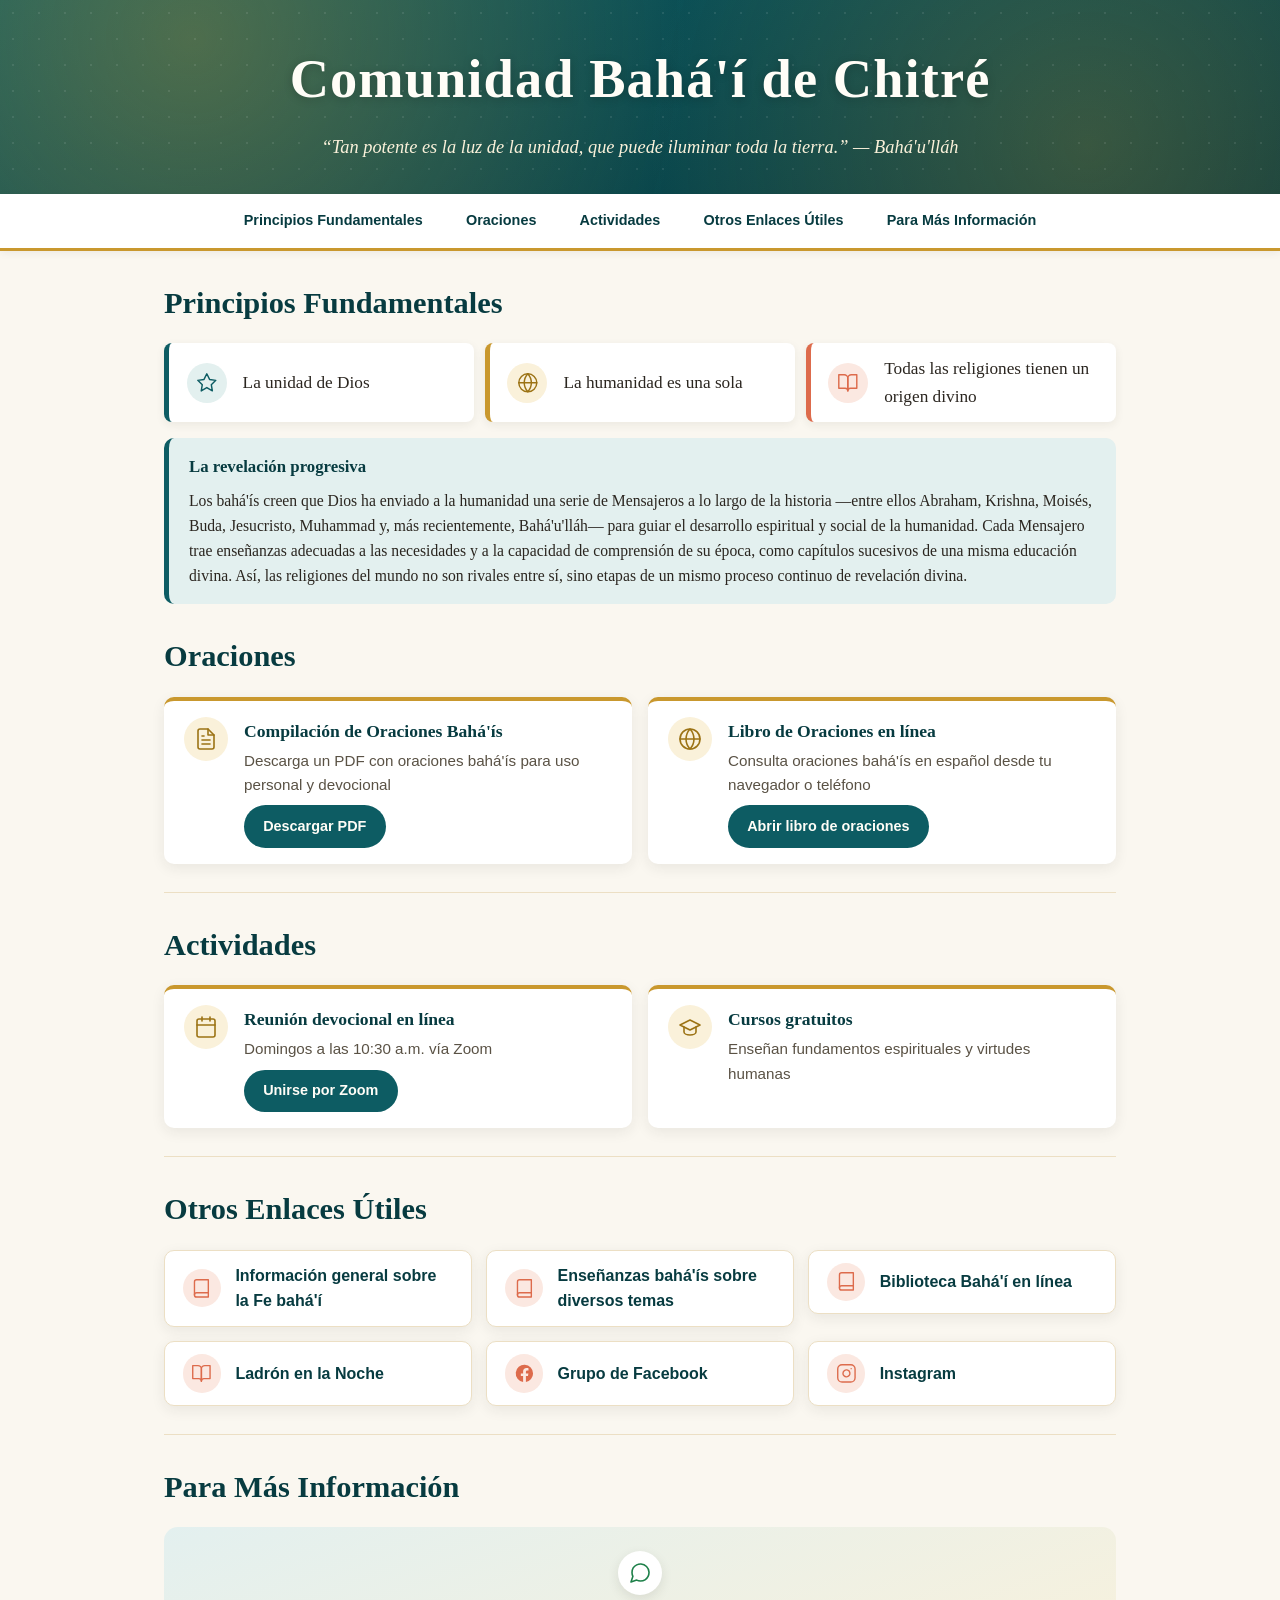
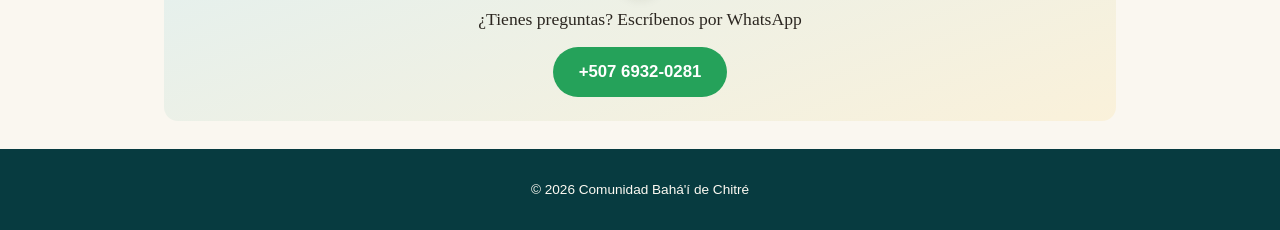
<file: chitre_bahais/index.html>
<!DOCTYPE html>
<html lang="es">
<head>
  <!-- Google tag (gtag.js) -->
  <script async src="https://www.googletagmanager.com/gtag/js?id=AW-993371317"></script>
  <script>
    window.dataLayer = window.dataLayer || [];
    function gtag(){dataLayer.push(arguments);}
    gtag('js', new Date());

    gtag('config', 'AW-993371317');
  </script>
  <!-- Event snippet for Website traffic conversion page -->
  <script>
    gtag('event', 'conversion', {'send_to': 'AW-993371317/CTbMCI2s14sYELXJ1tkD'});
  </script>

  <meta charset="UTF-8">
<meta name="viewport" content="width=device-width, initial-scale=1.0">
<title>Comunidad Bahá'í de Chitré</title>
<meta name="description" content="Comunidad Bahá'í de Chitré, Panamá. Principios fundamentales, actividades devocionales, cursos gratuitos y recursos sobre la Fe Bahá'í.">
<meta name="keywords" content="Baha'i, Bahá'í, religión,oracion, Dios, interreligioso, espiritualidad, el regreso de Cristo, la segunda venida, Chitré">
<link rel="stylesheet" href="style.css">
</head>
<body>

<header class="site-header">
  <div class="site-header-inner">
    <h1>Comunidad Bahá'í de Chitré</h1>
    <p class="quote">&ldquo;Tan potente es la luz de la unidad, que puede iluminar toda la tierra.&rdquo; &mdash; Bahá'u'lláh</p>
  </div>
</header>

<nav class="site-nav">
  <a href="#principios">Principios Fundamentales</a>
  <a href="#oraciones">Oraciones</a>
  <a href="#actividades">Actividades</a>
  <a href="#enlaces">Otros Enlaces Útiles</a>
  <a href="#contacto">Para Más Información</a>
</nav>

<main>

  <section id="principios">
    <h2>Principios Fundamentales</h2>
    <ul class="principios-list">
        <li class="principio-card card-teal">
          <span class="principio-icon" aria-hidden="true">
            <svg viewBox="0 0 24 24" fill="none" stroke="currentColor" stroke-width="1.6" stroke-linecap="round" stroke-linejoin="round"><path d="M12 2l3.09 6.26L22 9.27l-5 4.87L18.18 21 12 17.27 5.82 21 7 14.14l-5-4.87 6.91-1.01L12 2z"/></svg>
          </span>
          <span class="principio-text">La unidad de Dios</span>
        </li>
        <li class="principio-card card-gold">
          <span class="principio-icon" aria-hidden="true">
            <svg viewBox="0 0 24 24" fill="none" stroke="currentColor" stroke-width="1.6" stroke-linecap="round" stroke-linejoin="round"><circle cx="12" cy="12" r="10"/><line x1="2" y1="12" x2="22" y2="12"/><path d="M12 2a15.3 15.3 0 0 1 4 10 15.3 15.3 0 0 1-4 10 15.3 15.3 0 0 1-4-10 15.3 15.3 0 0 1 4-10z"/></svg>
          </span>
          <span class="principio-text">La humanidad es una sola</span>
        </li>
        <li class="principio-card card-coral">
          <span class="principio-icon" aria-hidden="true">
            <svg viewBox="0 0 24 24" fill="none" stroke="currentColor" stroke-width="1.6" stroke-linecap="round" stroke-linejoin="round"><path d="M2 3h6a4 4 0 0 1 4 4v14a3 3 0 0 0-3-3H2z"/><path d="M22 3h-6a4 4 0 0 0-4 4v14a3 3 0 0 1 3-3h7z"/></svg>
          </span>
          <span class="principio-text">Todas las religiones tienen un origen divino</span>
        </li>
      </ul>
      <div class="principios-note">
        <h3>La revelación progresiva</h3>
        <p>Los bahá'ís creen que Dios ha enviado a la humanidad una serie de Mensajeros a lo largo de la historia &mdash;entre ellos Abraham, Krishna, Moisés, Buda, Jesucristo, Muhammad y, más recientemente, Bahá'u'lláh&mdash; para guiar el desarrollo espiritual y social de la humanidad. Cada Mensajero trae enseñanzas adecuadas a las necesidades y a la capacidad de comprensión de su época, como capítulos sucesivos de una misma educación divina. Así, las religiones del mundo no son rivales entre sí, sino etapas de un mismo proceso continuo de revelación divina.</p>
      </div>
  </section>

  <section id="oraciones" class="no-border-top">
    <h2>Oraciones</h2>
    <ul class="actividades-list">
      <li class="actividad-card">
        <span class="actividad-icon" aria-hidden="true">
          <svg viewBox="0 0 24 24" fill="none" stroke="currentColor" stroke-width="1.6" stroke-linecap="round" stroke-linejoin="round"><path d="M14 2H6a2 2 0 0 0-2 2v16a2 2 0 0 0 2 2h12a2 2 0 0 0 2-2V8z"/><polyline points="14 2 14 8 20 8"/><line x1="16" y1="13" x2="8" y2="13"/><line x1="16" y1="17" x2="8" y2="17"/><polyline points="10 9 9 9 8 9"/></svg>
        </span>
        <div>
          <strong>Compilación de Oraciones Bahá'ís</strong>
          <p>Descarga un PDF con oraciones bahá'ís para uso personal y devocional</p>
          <a class="btn btn-teal" href="Oraciones_Bahais.pdf" download>Descargar PDF</a>
        </div>
      </li>
      <li class="actividad-card">
        <span class="actividad-icon" aria-hidden="true">
          <svg viewBox="0 0 24 24" fill="none" stroke="currentColor" stroke-width="1.6" stroke-linecap="round" stroke-linejoin="round"><circle cx="12" cy="12" r="10"/><line x1="2" y1="12" x2="22" y2="12"/><path d="M12 2a15.3 15.3 0 0 1 4 10 15.3 15.3 0 0 1-4 10 15.3 15.3 0 0 1-4-10 15.3 15.3 0 0 1 4-10z"/></svg>
        </span>
        <div>
          <strong>Libro de Oraciones en línea</strong>
          <p>Consulta oraciones bahá'ís en español desde tu navegador o teléfono</p>
          <a class="btn btn-teal" href="https://www.bahaiprayers.app/?l=es" target="_blank" rel="noopener">Abrir libro de oraciones</a>
        </div>
      </li>
    </ul>
  </section>

  <section id="actividades">
    <h2>Actividades</h2>
    <ul class="actividades-list">
      <li class="actividad-card">
        <span class="actividad-icon" aria-hidden="true">
          <svg viewBox="0 0 24 24" fill="none" stroke="currentColor" stroke-width="1.6" stroke-linecap="round" stroke-linejoin="round"><rect x="3" y="4" width="18" height="18" rx="2" ry="2"/><line x1="16" y1="2" x2="16" y2="6"/><line x1="8" y1="2" x2="8" y2="6"/><line x1="3" y1="10" x2="21" y2="10"/></svg>
        </span>
        <div>
          <strong>Reunión devocional en línea</strong>
          <p>Domingos a las 10:30 a.m. vía Zoom</p>
          <a class="btn btn-teal" href="https://zoom.us/s/91831631344" target="_blank" rel="noopener">Unirse por Zoom</a>
        </div>
      </li>
      <li class="actividad-card">
        <span class="actividad-icon" aria-hidden="true">
          <svg viewBox="0 0 24 24" fill="none" stroke="currentColor" stroke-width="1.6" stroke-linecap="round" stroke-linejoin="round"><path d="M22 10L12 5 2 10l10 5 10-5z"/><path d="M6 12v5c0 1.66 2.69 3 6 3s6-1.34 6-3v-5"/></svg>
        </span>
        <div>
          <strong>Cursos gratuitos</strong>
          <p>Enseñan fundamentos espirituales y virtudes humanas</p>
        </div>
      </li>
    </ul>
  </section>

  <section id="enlaces">
    <h2>Otros Enlaces Útiles</h2>
    <ul class="enlaces-list">
      <li>
        <a class="enlace-card" href="https://www.bahai.org/es" target="_blank" rel="noopener">
          <span class="enlace-icon" aria-hidden="true">
            <svg viewBox="0 0 24 24" fill="none" stroke="currentColor" stroke-width="1.6" stroke-linecap="round" stroke-linejoin="round"><path d="M4 19.5A2.5 2.5 0 0 1 6.5 17H20"/><path d="M6.5 2H20v20H6.5A2.5 2.5 0 0 1 4 19.5v-15A2.5 2.5 0 0 1 6.5 2z"/></svg>
          </span>
          Información general sobre la Fe bahá'í
        </a>
      </li>
      <li>
        <a class="enlace-card" href="https://bahaiteachings.org/es/" target="_blank" rel="noopener">
          <span class="enlace-icon" aria-hidden="true">
            <svg viewBox="0 0 24 24" fill="none" stroke="currentColor" stroke-width="1.6" stroke-linecap="round" stroke-linejoin="round"><path d="M4 19.5A2.5 2.5 0 0 1 6.5 17H20"/><path d="M6.5 2H20v20H6.5A2.5 2.5 0 0 1 4 19.5v-15A2.5 2.5 0 0 1 6.5 2z"/></svg>
          </span>
          Enseñanzas bahá'ís sobre diversos temas
        </a>
      </li>
      <li>
        <a class="enlace-card" href="https://bibliotecabahai.com/" target="_blank" rel="noopener">
          <span class="enlace-icon" aria-hidden="true">
            <svg viewBox="0 0 24 24" fill="none" stroke="currentColor" stroke-width="1.6" stroke-linecap="round" stroke-linejoin="round"><path d="M4 19.5A2.5 2.5 0 0 1 6.5 17H20"/><path d="M6.5 2H20v20H6.5A2.5 2.5 0 0 1 4 19.5v-15A2.5 2.5 0 0 1 6.5 2z"/></svg>
          </span>
          Biblioteca Bahá'í en línea
        </a>
      </li>
      <li>
        <a class="enlace-card" href="https://bibliotecabahai.com/index.php/libros/otros-autores/2088-willian-sears-ladron-en-la-noche/file" target="_blank" rel="noopener">
          <span class="enlace-icon" aria-hidden="true">
            <svg viewBox="0 0 24 24" fill="none" stroke="currentColor" stroke-width="1.6" stroke-linecap="round" stroke-linejoin="round"><path d="M2 3h6a4 4 0 0 1 4 4v14a3 3 0 0 0-3-3H2z"/><path d="M22 3h-6a4 4 0 0 0-4 4v14a3 3 0 0 1 3-3h7z"/></svg>
          </span>
          Ladrón en la Noche
        </a>
      </li>
      <li>
        <a class="enlace-card" href="https://www.facebook.com/groups/453924605313100" target="_blank" rel="noopener">
          <span class="enlace-icon" aria-hidden="true">
            <svg viewBox="0 0 24 24" fill="currentColor"><path d="M22 12a10 10 0 1 0-11.5 9.87v-6.99H7.9V12h2.6V9.8c0-2.6 1.55-4.03 3.91-4.03 1.13 0 2.32.2 2.32.2v2.55h-1.3c-1.29 0-1.69.8-1.69 1.62V12h2.88l-.46 2.88h-2.42v6.99A10 10 0 0 0 22 12z"/></svg>
          </span>
          Grupo de Facebook
        </a>
      </li>
      <li>
        <a class="enlace-card" href="https://www.instagram.com/chitrebahai/" target="_blank" rel="noopener">
          <span class="enlace-icon" aria-hidden="true">
            <svg viewBox="0 0 24 24" fill="none" stroke="currentColor" stroke-width="1.6" stroke-linecap="round" stroke-linejoin="round"><rect x="2" y="2" width="20" height="20" rx="5" ry="5"/><path d="M16 11.37A4 4 0 1 1 12.63 8 4 4 0 0 1 16 11.37z"/><line x1="17.5" y1="6.5" x2="17.5" y2="6.5"/></svg>
          </span>
          Instagram
        </a>
      </li>
    </ul>
  </section>

  <section id="contacto">
    <h2>Para Más Información</h2>
    <div class="contacto-card">
      <span class="contacto-icon" aria-hidden="true">
        <svg viewBox="0 0 24 24" fill="none" stroke="currentColor" stroke-width="1.6" stroke-linecap="round" stroke-linejoin="round"><path d="M21 11.5a8.38 8.38 0 0 1-.9 3.8 8.5 8.5 0 0 1-7.6 4.7 8.38 8.38 0 0 1-3.8-.9L3 21l1.9-5.7a8.38 8.38 0 0 1-.9-3.8 8.5 8.5 0 0 1 4.7-7.6 8.38 8.38 0 0 1 3.8-.9h.5a8.48 8.48 0 0 1 8 8v.5z"/></svg>
      </span>
      <p>¿Tienes preguntas? Escríbenos por WhatsApp</p>
      <a class="btn btn-whatsapp" href="https://wa.me/50769320281" target="_blank" rel="noopener">+507 6932-0281</a>
    </div>
  </section>

</main>

<footer class="site-footer">
  <p>&copy; <span id="year"></span> Comunidad Bahá'í de Chitré</p>
</footer>

<script>
  document.getElementById('year').textContent = new Date().getFullYear();
</script>

</body>
</html>
</file>
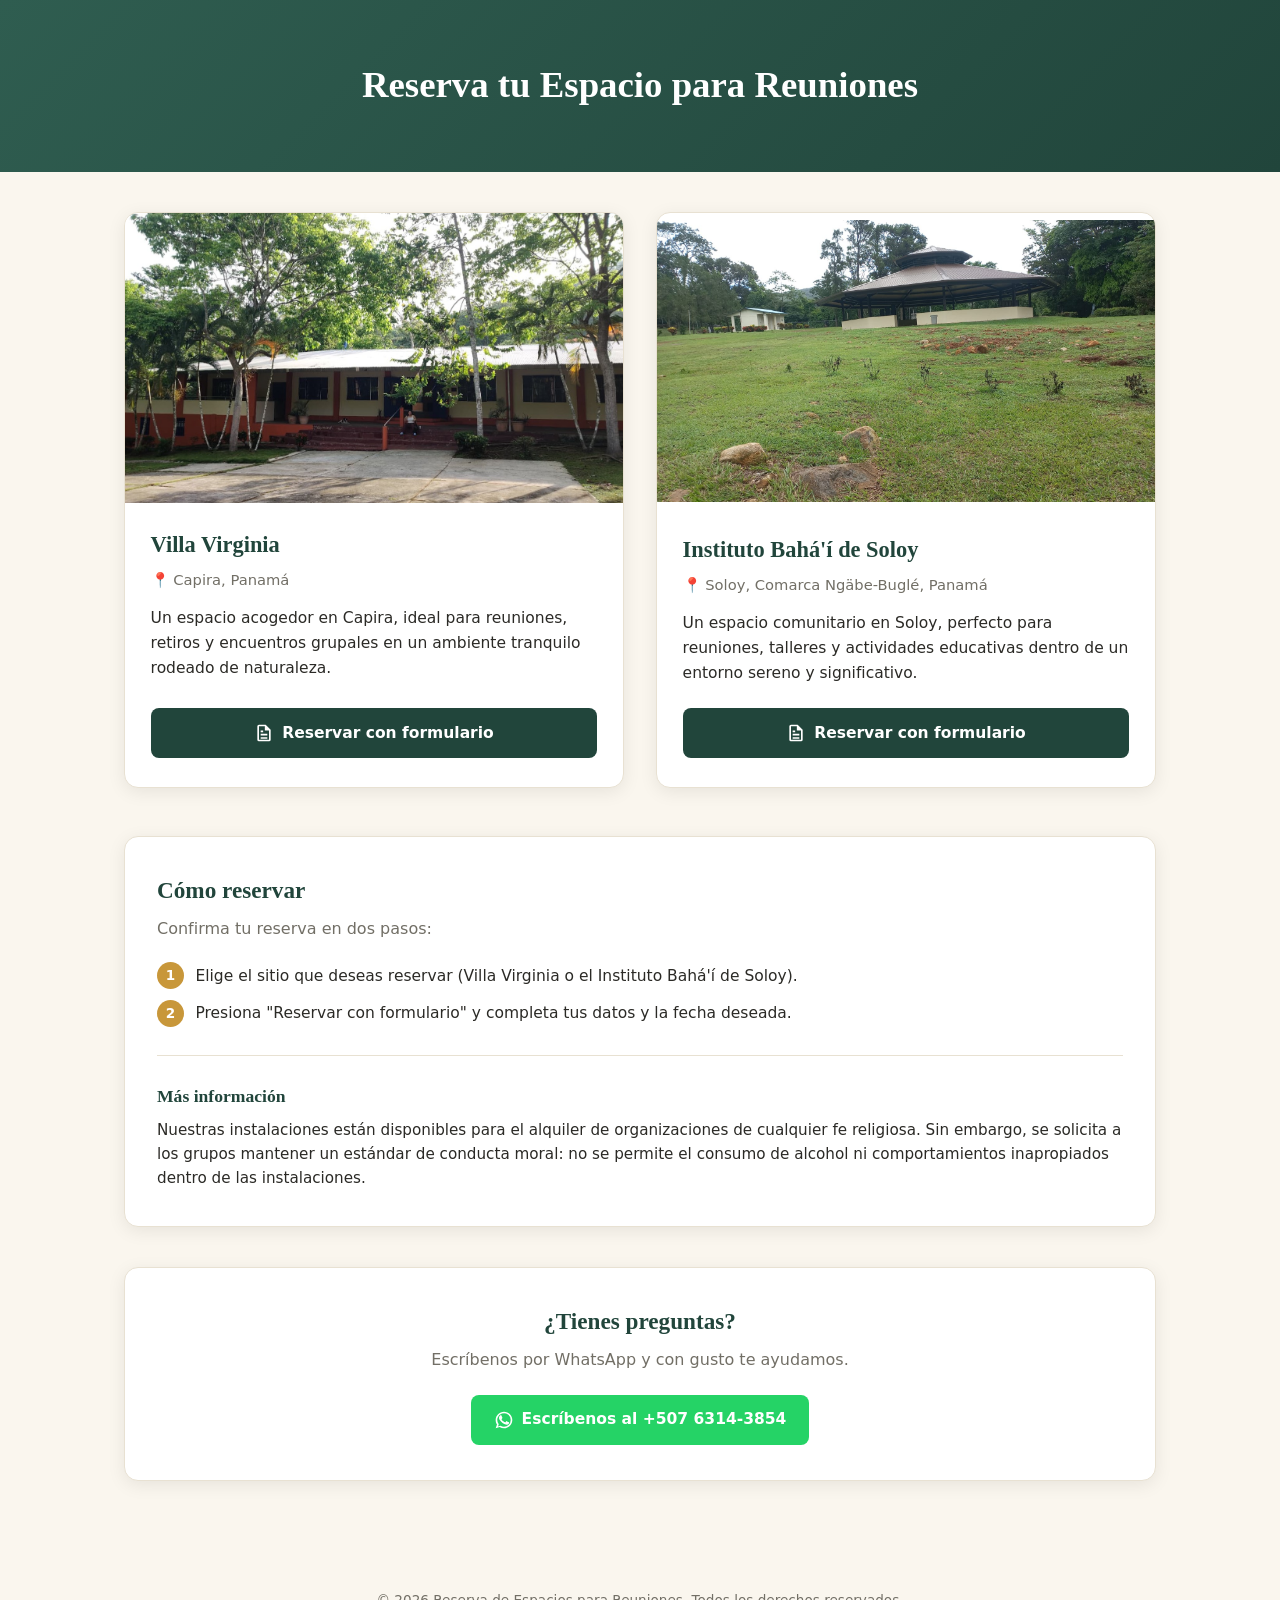
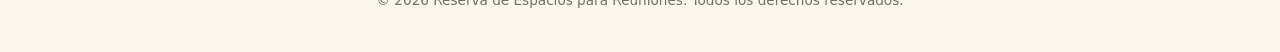
<file: reserva-sitios-reunion/index.html>
<!DOCTYPE html>
<html lang="es">
<head>
<meta charset="UTF-8">
<meta name="viewport" content="width=device-width, initial-scale=1.0">
<title>Reserva tu Espacio para Reuniones</title>
<style>
  :root {
    --verde: #2f5d50;
    --verde-oscuro: #21453b;
    --dorado: #c8973a;
    --crema: #faf6ee;
    --superficie: #ffffff;
    --borde: #e8e1d2;
    --texto: #2b2a26;
    --gris: #726f66;
    --fuente-titulo: Palatino, 'Palatino Linotype', 'Book Antiqua', Georgia, serif;
    --fuente-texto: 'Segoe UI', system-ui, -apple-system, Roboto, sans-serif;
  }
  :root[data-theme="dark"] {
    --verde: #4f9382;
    --verde-oscuro: #1a3730;
    --dorado: #d9ab55;
    --crema: #171a17;
    --superficie: #20241f;
    --borde: #333a30;
    --texto: #ece8dd;
    --gris: #a6a294;
  }
  @media (prefers-color-scheme: dark) {
    :root:not([data-theme="light"]) {
      --verde: #4f9382;
      --verde-oscuro: #1a3730;
      --dorado: #d9ab55;
      --crema: #171a17;
      --superficie: #20241f;
      --borde: #333a30;
      --texto: #ece8dd;
      --gris: #a6a294;
    }
  }
  * { box-sizing: border-box; margin: 0; padding: 0; }
  body {
    font-family: var(--fuente-texto);
    background: var(--crema);
    color: var(--texto);
    line-height: 1.6;
    transition: background 0.2s ease, color 0.2s ease;
  }
  a:focus-visible, button:focus-visible {
    outline: 3px solid var(--dorado);
    outline-offset: 2px;
  }
  @media (prefers-reduced-motion: reduce) {
    * { transition: none !important; animation: none !important; }
  }
  header {
    background: linear-gradient(135deg, var(--verde) 0%, var(--verde-oscuro) 100%);
    color: #fff;
    text-align: center;
    padding: 3.5rem 1.5rem 3rem;
  }
  header h1 {
    font-family: var(--fuente-titulo);
    font-size: 2.3rem;
    font-weight: 700;
    margin-bottom: 0.6rem;
    text-wrap: balance;
  }
  header p {
    font-size: 1.05rem;
    opacity: 0.92;
    max-width: 640px;
    margin: 0 auto;
  }
  main {
    max-width: 1080px;
    margin: 0 auto;
    padding: 2.5rem 1.5rem;
  }
  .sitios {
    display: grid;
    grid-template-columns: repeat(auto-fit, minmax(380px, 1fr));
    gap: 2rem;
    margin-bottom: 3rem;
  }
  .tarjeta {
    background: var(--superficie);
    border: 1px solid var(--borde);
    border-radius: 14px;
    overflow: hidden;
    box-shadow: 0 4px 18px rgba(0,0,0,0.08);
    display: flex;
    flex-direction: column;
  }
  .imagen-sitio {
    height: 295px;
    width: 500px;
    object-fit: contain;

    display: block;
  }
  .placeholder-imagen {
    height: 320px;
    display: flex;
    align-items: center;
    justify-content: center;
    flex-direction: column;
    color: #fff;
    text-align: center;
    padding: 1rem;
  }
  .placeholder-imagen.villa {
    background: linear-gradient(135deg, #3f7d68, #2f5d50);
  }
  .placeholder-imagen.instituto {
    background: linear-gradient(135deg, #b98a3a, #8a642a);
  }
  .placeholder-imagen svg {
    width: 46px;
    height: 46px;
    margin-bottom: 0.6rem;
    opacity: 0.9;
  }
  .placeholder-imagen span {
    font-size: 0.85rem;
    opacity: 0.85;
  }
  .tarjeta-contenido {
    padding: 1.5rem 1.6rem 1.8rem;
    display: flex;
    flex-direction: column;
    flex: 1;
  }
  .tarjeta-contenido h2 {
    font-family: var(--fuente-titulo);
    color: var(--verde-oscuro);
    font-size: 1.4rem;
    font-weight: 700;
    margin-bottom: 0.3rem;
  }
  :root[data-theme="dark"] .tarjeta-contenido h2 { color: var(--dorado); }
  @media (prefers-color-scheme: dark) {
    :root:not([data-theme="light"]) .tarjeta-contenido h2 { color: var(--dorado); }
  }
  .ubicacion {
    color: var(--gris);
    font-size: 0.92rem;
    margin-bottom: 0.9rem;
    display: flex;
    align-items: center;
    gap: 0.4rem;
  }
  .tarjeta-contenido p.descripcion {
    color: var(--texto);
    font-size: 0.97rem;
    margin-bottom: 1.4rem;
    flex: 1;
  }
  .btn-reservar {
    display: inline-flex;
    align-items: center;
    justify-content: center;
    gap: 0.5rem;
    background: var(--verde-oscuro);
    color: #fff;
    text-decoration: none;
    padding: 0.8rem 1.2rem;
    border-radius: 8px;
    font-weight: 600;
    font-size: 0.97rem;
    transition: background 0.2s ease;
  }
  .btn-reservar:hover {
    background: var(--verde);
  }
  .btn-reservar svg {
    width: 20px;
    height: 20px;
    fill: #fff;
  }
  section.pago {
    background: var(--superficie);
    border: 1px solid var(--borde);
    border-radius: 14px;
    padding: 2.2rem 2rem;
    box-shadow: 0 4px 18px rgba(0,0,0,0.08);
    margin-bottom: 2.5rem;
  }
  section.pago h2 {
    font-family: var(--fuente-titulo);
    color: var(--verde-oscuro);
    font-size: 1.45rem;
    font-weight: 700;
    margin-bottom: 0.4rem;
  }
  :root[data-theme="dark"] section.pago h2 { color: var(--dorado); }
  @media (prefers-color-scheme: dark) {
    :root:not([data-theme="light"]) section.pago h2 { color: var(--dorado); }
  }
  section.pago > p.intro {
    color: var(--gris);
    margin-bottom: 1.4rem;
  }
  section.contacto {
    background: var(--superficie);
    border: 1px solid var(--borde);
    border-radius: 14px;
    padding: 2.2rem 2rem;
    box-shadow: 0 4px 18px rgba(0,0,0,0.08);
    margin-bottom: 2.5rem;
    text-align: center;
  }
  section.contacto h2 {
    font-family: var(--fuente-titulo);
    color: var(--verde-oscuro);
    font-size: 1.45rem;
    font-weight: 700;
    margin-bottom: 0.4rem;
  }
  :root[data-theme="dark"] section.contacto h2 { color: var(--dorado); }
  @media (prefers-color-scheme: dark) {
    :root:not([data-theme="light"]) section.contacto h2 { color: var(--dorado); }
  }
  section.contacto p.intro {
    color: var(--gris);
    margin-bottom: 1.4rem;
  }
  .btn-whatsapp {
    display: inline-flex;
    align-items: center;
    justify-content: center;
    gap: 0.5rem;
    background: #25d366;
    color: #fff;
    text-decoration: none;
    padding: 0.8rem 1.4rem;
    border-radius: 8px;
    font-weight: 600;
    font-size: 0.97rem;
    transition: background 0.2s ease;
  }
  .btn-whatsapp:hover {
    background: #1ebe5b;
  }
  .btn-whatsapp svg {
    width: 20px;
    height: 20px;
    fill: #fff;
  }
  .pasos {
    counter-reset: paso;
    list-style: none;
    margin-bottom: 0.5rem;
  }
  .pasos li {
    counter-increment: paso;
    position: relative;
    padding-left: 2.4rem;
    margin-bottom: 0.8rem;
    font-size: 0.97rem;
  }
  .pasos li::before {
    content: counter(paso);
    position: absolute;
    left: 0;
    top: -0.1rem;
    background: var(--dorado);
    color: #fff;
    width: 1.7rem;
    height: 1.7rem;
    border-radius: 50%;
    display: flex;
    align-items: center;
    justify-content: center;
    font-size: 0.85rem;
    font-weight: 700;
  }
  .subseccion {
    margin-top: 1.8rem;
    padding-top: 1.6rem;
    border-top: 1px solid var(--borde);
  }
  .subseccion h3 {
    font-family: var(--fuente-titulo);
    color: var(--verde-oscuro);
    font-size: 1.1rem;
    font-weight: 700;
    margin-bottom: 0.5rem;
  }
  :root[data-theme="dark"] .subseccion h3 { color: var(--dorado); }
  @media (prefers-color-scheme: dark) {
    :root:not([data-theme="light"]) .subseccion h3 { color: var(--dorado); }
  }
  .subseccion p {
    color: var(--texto);
    font-size: 0.95rem;
  }
  footer {
    text-align: center;
    padding: 1.8rem 1.5rem 2.5rem;
    color: var(--gris);
    font-size: 0.85rem;
  }
  @media (max-width: 480px) {
    header h1 { font-size: 1.7rem; }
    section.pago { padding: 1.6rem 1.2rem; }
  }
</style>
</head>
<body>

<header>
  <h1>Reserva tu Espacio para Reuniones</h1>
 </header>

<main>

  <div class="sitios">

    <div class="tarjeta">
      <img class="imagen-sitio" src="./villa_virginia.jpg" alt="Villa Virginia, Capira, Panamá"
           style="width: 100%; height: 290px; object-fit: cover; display: block;">
      <div class="tarjeta-contenido">
        <h2>Villa Virginia</h2>
        <div class="ubicacion">📍 Capira, Panamá</div>
        <p class="descripcion">
          Un espacio acogedor en Capira, ideal para reuniones, retiros y encuentros grupales
          en un ambiente tranquilo rodeado de naturaleza.
        </p>
        <a class="btn-reservar"
           href="https://docs.google.com/forms/d/e/1FAIpQLSdCbHVkI82xMtaAlcRZ_k5nhQ2qn7i0OUltCkj8pMm9ctozEw/viewform"
           target="_blank" rel="noopener">
          <svg viewBox="0 0 24 24"><path d="M14 2H6a2 2 0 0 0-2 2v16a2 2 0 0 0 2 2h12a2 2 0 0 0 2-2V8zm4 18H6V4h7v5h5zM8 13h8v2H8zm0 4h8v2H8zm0-8h3v2H8z"/></svg>
          Reservar con formulario
        </a>
      </div>
    </div>

    <div class="tarjeta">
      <img class="imagen-sitio" src="./soloy.jpeg" alt="Instituto Baha'i, Soloy, Panamá">
      <div class="tarjeta-contenido">
        <h2>Instituto Bahá'í de Soloy</h2>
        <div class="ubicacion">📍 Soloy, Comarca Ngäbe-Buglé, Panamá</div>
        <p class="descripcion">
          Un espacio comunitario en Soloy, perfecto para reuniones, talleres y actividades
          educativas dentro de un entorno sereno y significativo.
        </p>
        <a class="btn-reservar"
           href="https://docs.google.com/forms/d/e/1FAIpQLSdCbHVkI82xMtaAlcRZ_k5nhQ2qn7i0OUltCkj8pMm9ctozEw/viewform"
           target="_blank" rel="noopener">
          <svg viewBox="0 0 24 24"><path d="M14 2H6a2 2 0 0 0-2 2v16a2 2 0 0 0 2 2h12a2 2 0 0 0 2-2V8zm4 18H6V4h7v5h5zM8 13h8v2H8zm0 4h8v2H8zm0-8h3v2H8z"/></svg>
          Reservar con formulario
        </a>
      </div>
    </div>

  </div>

  <section class="pago">
    <h2>Cómo reservar</h2>
    <p class="intro">Confirma tu reserva en dos pasos:</p>

    <ol class="pasos">
      <li>Elige el sitio que deseas reservar (Villa Virginia o el Instituto Bahá'í de Soloy).</li>
      <li>Presiona "Reservar con formulario" y completa tus datos y la fecha deseada.</li>
    </ol>

    <div class="subseccion">
      <h3>Más información</h3>
      <p>
        Nuestras instalaciones están disponibles para el alquiler de organizaciones de cualquier
        fe religiosa. Sin embargo, se solicita a los grupos mantener un estándar de conducta
        moral: no se permite el consumo de alcohol ni comportamientos inapropiados dentro de las
        instalaciones.
      </p>
    </div>
  </section>

  <section class="contacto">
    <h2>¿Tienes preguntas?</h2>
    <p class="intro">Escríbenos por WhatsApp y con gusto te ayudamos.</p>
    <a class="btn-whatsapp"
       href="https://wa.me/50763143854"
       target="_blank" rel="noopener">
      <svg viewBox="0 0 24 24"><path d="M17.472 14.382c-.297-.149-1.758-.867-2.03-.967-.273-.099-.471-.148-.67.15-.197.297-.767.966-.94 1.164-.173.199-.347.223-.644.075-.297-.15-1.255-.463-2.39-1.475-.883-.788-1.48-1.761-1.653-2.059-.173-.297-.018-.458.13-.606.134-.133.298-.347.446-.52.149-.174.198-.298.298-.497.099-.198.05-.371-.025-.52-.075-.149-.669-1.612-.916-2.207-.242-.579-.487-.5-.669-.51-.173-.008-.371-.01-.57-.01-.198 0-.52.074-.792.372-.272.297-1.04 1.016-1.04 2.479 0 1.462 1.065 2.875 1.213 3.074.149.198 2.096 3.2 5.077 4.487.709.306 1.262.489 1.694.625.712.227 1.36.195 1.871.118.571-.085 1.758-.719 2.006-1.413.248-.694.248-1.289.173-1.413-.074-.124-.272-.198-.57-.347z"/><path d="M12.004 2C6.486 2 2 6.486 2 12.004c0 1.99.583 3.845 1.588 5.406L2 22l4.72-1.554A9.94 9.94 0 0 0 12.004 22C17.522 22 22 17.514 22 12.004 22 6.486 17.522 2 12.004 2zm0 18.06a8.04 8.04 0 0 1-4.116-1.132l-.295-.176-2.804.924.933-2.735-.192-.28A8.05 8.05 0 1 1 20.06 12a8.06 8.06 0 0 1-8.056 8.06z"/></svg>
      Escríbenos al +507 6314-3854
    </a>
  </section>

</main>

<footer>
  &copy; 2026 Reserva de Espacios para Reuniones. Todos los derechos reservados.
</footer>

</body>
</html>
</file>
<file: chitre_bahais/style.css>
:root {
  --color-bg: #faf7f0;
  --color-text: #2b2620;
  --color-teal: #0d5c63;
  --color-teal-dark: #073b40;
  --color-teal-light: #e3f0ef;
  --color-gold: #c9982e;
  --color-gold-dark: #9c7315;
  --color-gold-light: #faf1da;
  --color-coral: #dd6b4c;
  --color-coral-light: #fbe8e1;
  --color-surface: #ffffff;
  --color-border: #ecdfc4;
  --color-whatsapp: #25a25a;
  --color-whatsapp-dark: #1d8049;
  --max-width: 1000px;
}

* {
  box-sizing: border-box;
}

body {
  margin: 0;
  font-family: Georgia, "Times New Roman", serif;
  background: var(--color-bg);
  color: var(--color-text);
  line-height: 1.6;
}

/* Header */

.site-header {
  position: relative;
  text-align: center;
  padding: 2.25rem 1.5rem 2rem;
  background:
    radial-gradient(circle at 15% 20%, rgba(201, 152, 46, 0.35) 0, transparent 45%),
    radial-gradient(circle at 85% 75%, rgba(201, 152, 46, 0.25) 0, transparent 40%),
    linear-gradient(160deg, var(--color-teal) 0%, var(--color-teal-dark) 100%);
  color: #fdfaf2;
  overflow: hidden;
}

.site-header::before {
  content: "";
  position: absolute;
  inset: 0;
  background-image: radial-gradient(rgba(255, 255, 255, 0.18) 1.5px, transparent 1.5px);
  background-size: 26px 26px;
  opacity: 0.5;
  pointer-events: none;
}

.site-header-inner {
  position: relative;
}

.site-header h1 {
  margin: 0;
  font-size: clamp(2.1rem, 6vw, 3.4rem);
  letter-spacing: 0.02em;
  color: #fffdf7;
  text-shadow: 0 2px 10px rgba(0, 0, 0, 0.2);
}

.site-header .quote {
  margin: 0.6rem auto 0;
  max-width: 40rem;
  font-size: clamp(1rem, 2.5vw, 1.15rem);
  font-style: italic;
  color: var(--color-gold-light);
}

/* Nav */

.site-nav {
  display: flex;
  flex-wrap: wrap;
  justify-content: center;
  gap: 0.35rem 1.5rem;
  padding: 0.6rem 1rem;
  background: var(--color-surface);
  border-bottom: 3px solid var(--color-gold);
  box-shadow: 0 2px 8px rgba(0, 0, 0, 0.06);
  position: sticky;
  top: 0;
  z-index: 10;
}

.site-nav a {
  color: var(--color-teal-dark);
  text-decoration: none;
  font-family: Arial, Helvetica, sans-serif;
  font-weight: 700;
  font-size: 0.9rem;
  padding: 0.35rem 0.6rem;
  border-radius: 6px;
  transition: background 0.15s ease, color 0.15s ease;
}

.site-nav a:hover,
.site-nav a:focus {
  background: var(--color-gold-light);
  color: var(--color-gold-dark);
}

main {
  max-width: var(--max-width);
  margin: 0 auto;
  padding: 0 1.5rem;
}

section {
  padding: 1.75rem 0;
}

section + section {
  border-top: 1px solid var(--color-border);
}

section.no-border-top {
  border-top: none;
  padding-top: 0;
}

h2 {
  font-size: clamp(1.5rem, 4vw, 1.9rem);
  color: var(--color-teal-dark);
  margin: 0 0 1rem;
}

/* Principios */

.principios-list {
  list-style: none;
  margin: 0;
  padding: 0;
  display: grid;
  grid-template-columns: repeat(auto-fit, minmax(260px, 1fr));
  gap: 0.65rem;
}

.principio-card {
  display: flex;
  align-items: center;
  gap: 1rem;
  padding: 0.75rem 1.1rem;
  background: var(--color-surface);
  border-left: 5px solid var(--color-teal);
  border-radius: 8px;
  box-shadow: 0 3px 10px rgba(43, 38, 32, 0.07);
  font-size: 1.08rem;
  transition: transform 0.15s ease, box-shadow 0.15s ease;
}

.principio-card:hover {
  transform: translateY(-2px);
  box-shadow: 0 6px 16px rgba(43, 38, 32, 0.12);
}

.principio-card.card-gold {
  border-left-color: var(--color-gold);
}

.principio-card.card-coral {
  border-left-color: var(--color-coral);
}

.principio-icon {
  flex: none;
  display: inline-flex;
  align-items: center;
  justify-content: center;
  width: 2.5rem;
  height: 2.5rem;
  border-radius: 50%;
  background: var(--color-teal-light);
  color: var(--color-teal);
}

.card-gold .principio-icon {
  background: var(--color-gold-light);
  color: var(--color-gold-dark);
}

.card-coral .principio-icon {
  background: var(--color-coral-light);
  color: var(--color-coral);
}

.principio-icon svg {
  width: 1.35rem;
  height: 1.35rem;
}

.principios-note {
  margin-top: 1rem;
  padding: 1rem 1.25rem;
  background: var(--color-teal-light);
  border-radius: 10px;
  border-left: 5px solid var(--color-teal);
}

.principios-note h3 {
  margin: 0 0 0.4rem;
  font-size: 1.05rem;
  color: var(--color-teal-dark);
}

.principios-note p {
  margin: 0;
  font-size: 0.98rem;
  color: var(--color-text);
}

/* Actividades */

.actividades-list {
  list-style: none;
  margin: 0;
  padding: 0;
  display: grid;
  grid-template-columns: repeat(auto-fit, minmax(260px, 1fr));
  gap: 1rem;
}

.actividad-card {
  display: flex;
  gap: 1rem;
  padding: 1rem 1.25rem;
  background: var(--color-surface);
  border-radius: 10px;
  box-shadow: 0 4px 14px rgba(43, 38, 32, 0.08);
  border-top: 4px solid var(--color-gold);
}

.actividad-icon {
  flex: none;
  display: inline-flex;
  align-items: center;
  justify-content: center;
  width: 2.75rem;
  height: 2.75rem;
  border-radius: 50%;
  background: var(--color-gold-light);
  color: var(--color-gold-dark);
}

.actividad-icon svg {
  width: 1.5rem;
  height: 1.5rem;
}

.actividad-card strong {
  font-size: 1.1rem;
  color: var(--color-teal-dark);
}

.actividad-card p {
  margin: 0.25rem 0 0.5rem;
  font-family: Arial, Helvetica, sans-serif;
  font-size: 0.95rem;
  color: #5a5245;
}

/* Buttons */

.btn {
  display: inline-block;
  padding: 0.6rem 1.2rem;
  border-radius: 999px;
  font-family: Arial, Helvetica, sans-serif;
  font-weight: 700;
  font-size: 0.9rem;
  text-decoration: none;
  transition: transform 0.15s ease, box-shadow 0.15s ease;
}

.btn:hover,
.btn:focus {
  transform: translateY(-1px);
  box-shadow: 0 4px 12px rgba(0, 0, 0, 0.18);
}

.btn-teal {
  background: var(--color-teal);
  color: #fffdf7;
}

.btn-whatsapp {
  background: var(--color-whatsapp);
  color: #ffffff;
  font-size: 1.05rem;
  padding: 0.75rem 1.6rem;
}

.btn-whatsapp:hover {
  background: var(--color-whatsapp-dark);
}

/* Enlaces */

.enlaces-list {
  list-style: none;
  margin: 0;
  padding: 0;
  display: grid;
  grid-template-columns: repeat(auto-fit, minmax(230px, 1fr));
  gap: 0.9rem;
}

.enlace-card {
  display: flex;
  align-items: center;
  gap: 0.9rem;
  padding: 0.75rem 1.1rem;
  background: var(--color-surface);
  border-radius: 10px;
  box-shadow: 0 4px 14px rgba(43, 38, 32, 0.08);
  color: var(--color-teal-dark);
  text-decoration: none;
  font-family: Arial, Helvetica, sans-serif;
  font-weight: 700;
  font-size: 1rem;
  border: 1px solid var(--color-border);
  transition: transform 0.15s ease, box-shadow 0.15s ease, border-color 0.15s ease;
}

.enlace-card:hover,
.enlace-card:focus {
  transform: translateY(-2px);
  box-shadow: 0 8px 18px rgba(43, 38, 32, 0.14);
  border-color: var(--color-gold);
  color: var(--color-gold-dark);
}

.enlace-icon {
  flex: none;
  display: inline-flex;
  align-items: center;
  justify-content: center;
  width: 2.4rem;
  height: 2.4rem;
  border-radius: 50%;
  background: var(--color-coral-light);
  color: var(--color-coral);
}

.enlace-icon svg {
  width: 1.3rem;
  height: 1.3rem;
}

/* Contacto */

.contacto-card {
  text-align: center;
  padding: 1.5rem 1.5rem;
  background: linear-gradient(160deg, var(--color-teal-light), var(--color-gold-light));
  border-radius: 14px;
}

.contacto-icon {
  display: inline-flex;
  align-items: center;
  justify-content: center;
  width: 2.75rem;
  height: 2.75rem;
  border-radius: 50%;
  background: var(--color-surface);
  color: var(--color-whatsapp-dark);
  box-shadow: 0 4px 12px rgba(43, 38, 32, 0.1);
  margin-bottom: 0.6rem;
}

.contacto-icon svg {
  width: 1.5rem;
  height: 1.5rem;
}

.contacto-card p {
  margin: 0 0 0.85rem;
  font-size: 1.1rem;
}

/* Footer */

.site-footer {
  text-align: center;
  padding: 1rem 1rem;
  font-family: Arial, Helvetica, sans-serif;
  font-size: 0.85rem;
  color: #fdfaf2;
  background: var(--color-teal-dark);
}

@media (max-width: 600px) {
  .site-nav {
    gap: 0.5rem 0.75rem;
  }

  section {
    padding: 1.5rem 0;
  }

  .actividad-card {
    flex-direction: column;
  }
}
</file>
